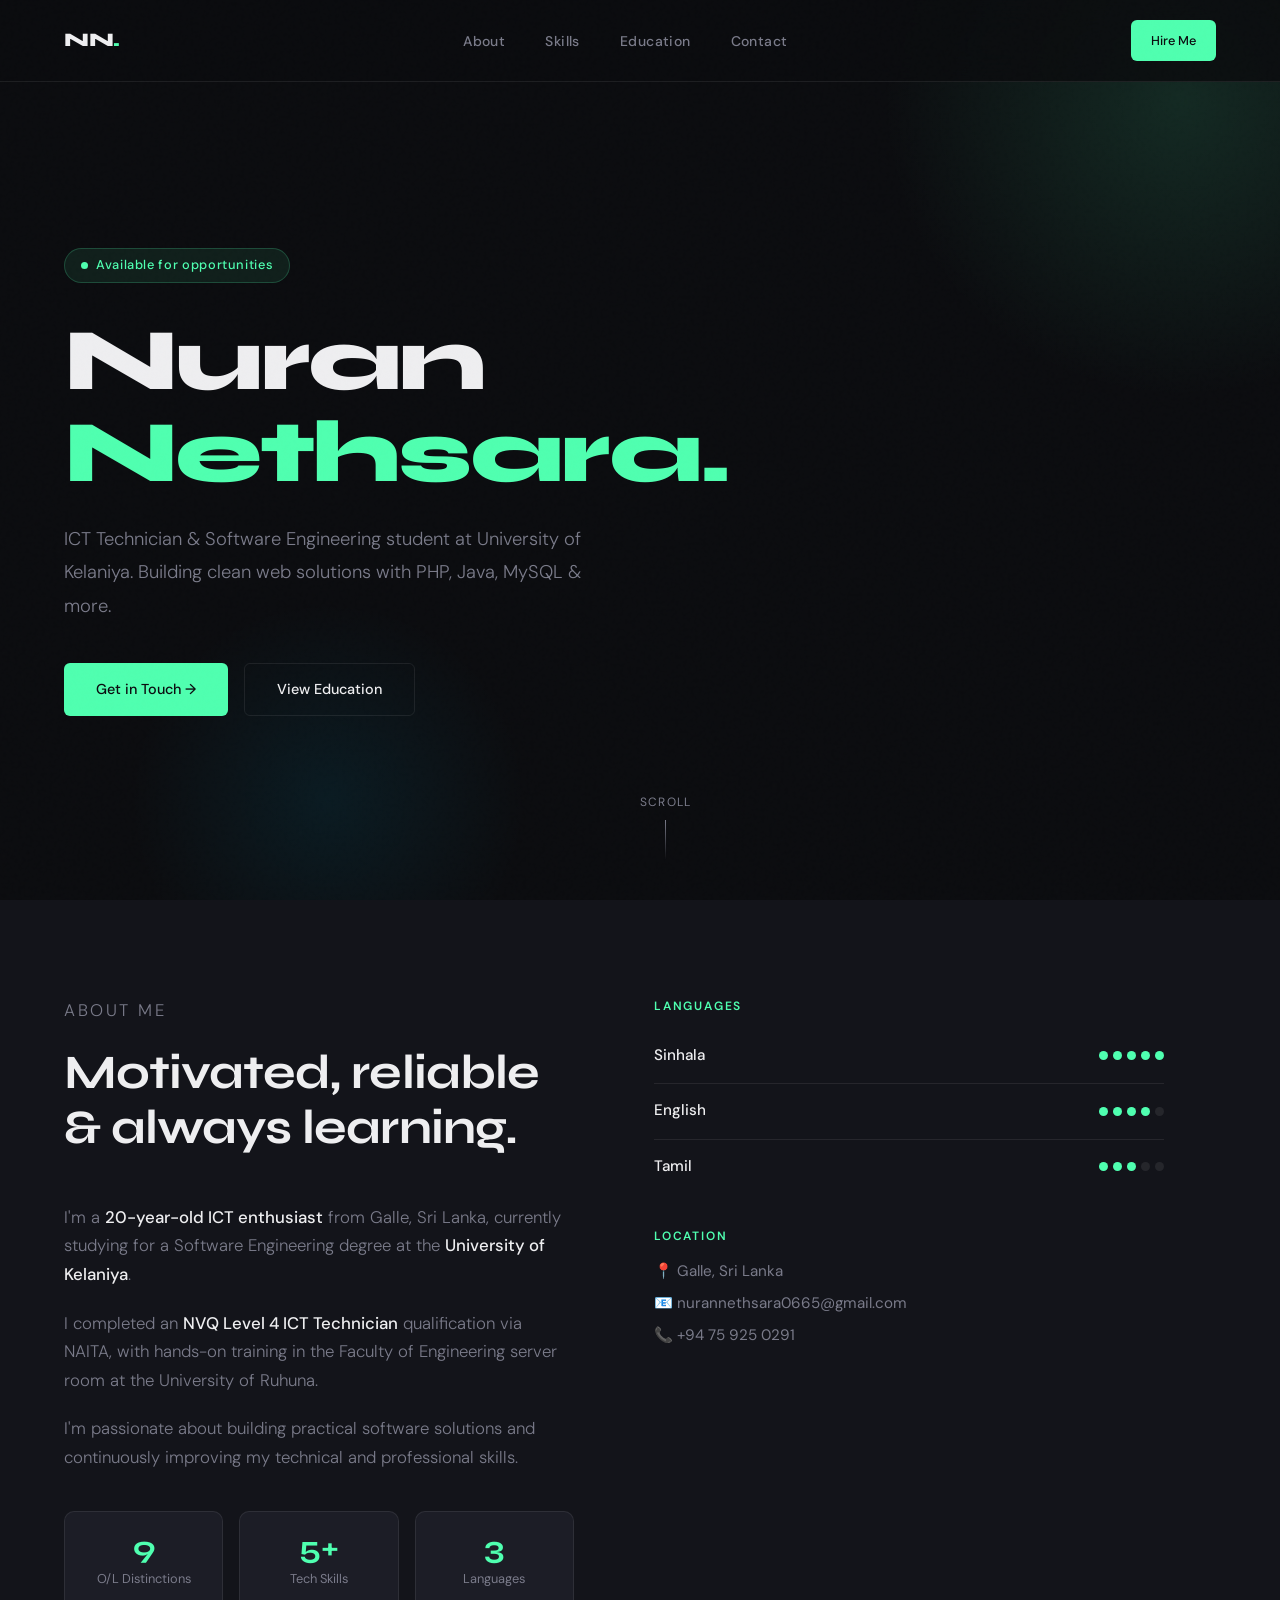
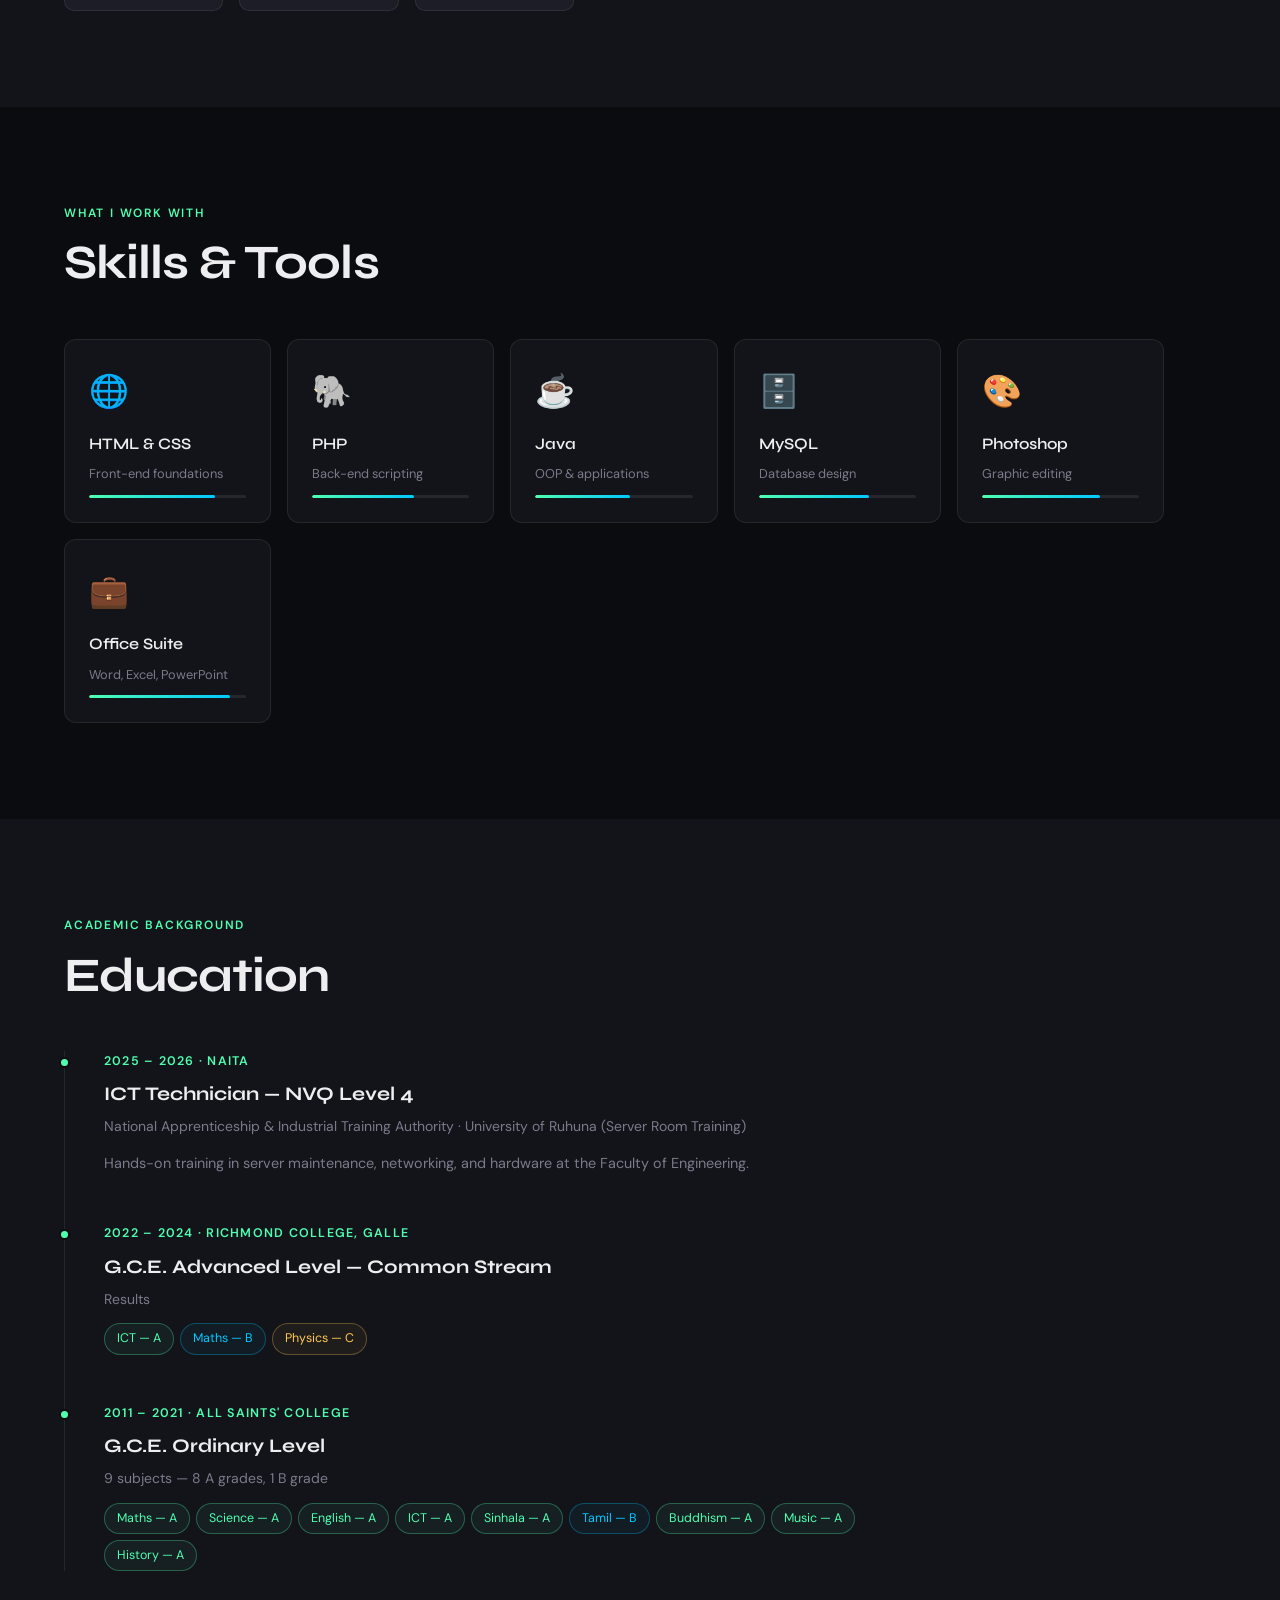
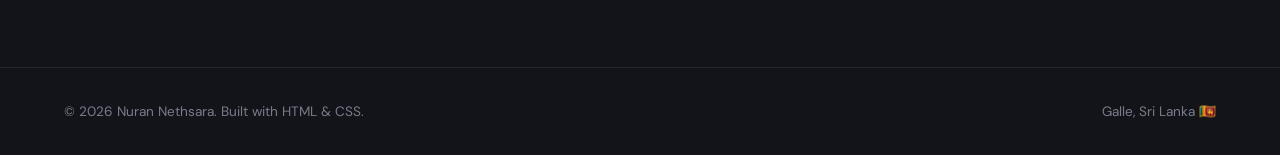
<file: index.html>
<!DOCTYPE html>
<html lang="en">
<head>
<meta charset="UTF-8">
<meta name="viewport" content="width=device-width, initial-scale=1.0">
<title>Nuran Nethsara — ICT Technician & Developer</title>
<link rel="apple-touch-icon" sizes="180x180" href="/apple-touch-icon.png">
<link rel="icon" type="image/png" sizes="32x32" href="/favicon-32x32.png">
<link rel="icon" type="image/png" sizes="16x16" href="/favicon-16x16.png">
<link rel="manifest" href="/site.webmanifest">
<link href="https://fonts.googleapis.com/css2?family=Syne:wght@400;500;600;700;800&family=DM+Sans:ital,wght@0,300;0,400;0,500;1,300&display=swap" rel="stylesheet">
<link href="Style.css" rel="stylesheet">
<script src="script.js"></script>
</head>
<body>

<!-- ── NAV ── -->
<nav>
  <a href="#hero" class="nav-logo">NN<span>.</span></a>
  <ul class="nav-links">
    <li><a href="about.html">About</a></li>
    <li><a href="https://github.com/nurannethsara/nurannethsara.github.io/blob/f332713acf069020cc427715a535e6f636469f1b/skills.html">Skills</a></li>
    <li><a href="https://github.com/nurannethsara/nurannethsara.github.io/blob/f332713acf069020cc427715a535e6f636469f1b/education.html">Education</a></li>
    <li><a href="contacts.html">Contact</a></li>
  </ul>
  <a href="mailto:nurannethsara0665@gmail.com" class="btn-primary" style="font-size:0.8rem; padding:0.6rem 1.25rem;">Hire Me</a>
</nav>

<!-- ── HERO ── -->
<section id="hero">
  <div class="hero-glow"></div>
  <div class="hero-glow2"></div>
  <div class="hero-content">
    <div class="hero-badge">Available for opportunities</div>
    <h1>
      Nuran<br>
      <span class="line2">Nethsara.</span>
    </h1>
    <p class="hero-desc">
      ICT Technician &amp; Software Engineering student at University of Kelaniya. 
      Building clean web solutions with PHP, Java, MySQL &amp; more.
    </p>
    <div class="hero-cta">
      <a href="#contact" class="btn-primary">Get in Touch →</a>
      <a href="#education" class="btn-outline">View Education</a>
    </div>
  </div>
  <div class="hero-scroll">
    <span>Scroll</span>
    <div class="scroll-line"></div>
  </div>
</section>

<!-- ── ABOUT ── -->
<section id="about">
  <div class="about-grid">
    <div class="about-text">
      <p class="section-label">About Me</p>
      <h2 class="section-title">Motivated, reliable &amp; always learning.</h2>
      <p>I'm a <strong>20-year-old ICT enthusiast</strong> from Galle, Sri Lanka, currently studying for a Software Engineering degree at the <strong>University of Kelaniya</strong>.</p>
      <p>I completed an <strong>NVQ Level 4 ICT Technician</strong> qualification via NAITA, with hands-on training in the Faculty of Engineering server room at the University of Ruhuna.</p>
      <p>I'm passionate about building practical software solutions and continuously improving my technical and professional skills.</p>
      <div class="stat-row">
        <div class="stat-box">
          <div class="stat-num">9</div>
          <div class="stat-label">O/L Distinctions</div>
        </div>
        <div class="stat-box">
          <div class="stat-num">5+</div>
          <div class="stat-label">Tech Skills</div>
        </div>
        <div class="stat-box">
          <div class="stat-num">3</div>
          <div class="stat-label">Languages</div>
        </div>
      </div>
    </div>
    <div>
      <p class="section-label">Languages</p>
      <div class="lang-block">
        <div class="lang-item">
          <span class="lang-name">Sinhala</span>
          <div class="lang-dots">
            <div class="dot filled"></div><div class="dot filled"></div><div class="dot filled"></div><div class="dot filled"></div><div class="dot filled"></div>
          </div>
        </div>
        <div class="lang-item">
          <span class="lang-name">English</span>
          <div class="lang-dots">
            <div class="dot filled"></div><div class="dot filled"></div><div class="dot filled"></div><div class="dot filled"></div><div class="dot"></div>
          </div>
        </div>
        <div class="lang-item">
          <span class="lang-name">Tamil</span>
          <div class="lang-dots">
            <div class="dot filled"></div><div class="dot filled"></div><div class="dot filled"></div><div class="dot"></div><div class="dot"></div>
          </div>
        </div>
      </div>
      <div style="margin-top:2rem;">
        <p class="section-label">Location</p>
        <p style="color:var(--muted); font-size:0.95rem; margin-top:0.5rem;">📍 Galle, Sri Lanka</p>
        <p style="color:var(--muted); font-size:0.95rem; margin-top:0.4rem;">📧 nurannethsara0665@gmail.com</p>
        <p style="color:var(--muted); font-size:0.95rem; margin-top:0.4rem;">📞 +94 75 925 0291</p>
      </div>
    </div>
  </div>
</section>

<!-- ── SKILLS ── -->
<section id="skills">
  <p class="section-label">What I Work With</p>
  <h2 class="section-title">Skills &amp; Tools</h2>
  <div class="skills-grid">
    <div class="skill-card">
      <span class="skill-icon">🌐</span>
      <div class="skill-name">HTML &amp; CSS</div>
      <div class="skill-level">Front-end foundations</div>
      <div class="skill-bar"><div class="skill-fill" style="width:80%"></div></div>
    </div>
    <div class="skill-card">
      <span class="skill-icon">🐘</span>
      <div class="skill-name">PHP</div>
      <div class="skill-level">Back-end scripting</div>
      <div class="skill-bar"><div class="skill-fill" style="width:65%"></div></div>
    </div>
    <div class="skill-card">
      <span class="skill-icon">☕</span>
      <div class="skill-name">Java</div>
      <div class="skill-level">OOP &amp; applications</div>
      <div class="skill-bar"><div class="skill-fill" style="width:60%"></div></div>
    </div>
    <div class="skill-card">
      <span class="skill-icon">🗄️</span>
      <div class="skill-name">MySQL</div>
      <div class="skill-level">Database design</div>
      <div class="skill-bar"><div class="skill-fill" style="width:70%"></div></div>
    </div>
    <div class="skill-card">
      <span class="skill-icon">🎨</span>
      <div class="skill-name">Photoshop</div>
      <div class="skill-level">Graphic editing</div>
      <div class="skill-bar"><div class="skill-fill" style="width:75%"></div></div>
    </div>
    <div class="skill-card">
      <span class="skill-icon">💼</span>
      <div class="skill-name">Office Suite</div>
      <div class="skill-level">Word, Excel, PowerPoint</div>
      <div class="skill-bar"><div class="skill-fill" style="width:90%"></div></div>
    </div>
  </div>
</section>

<!-- ── EDUCATION ── -->
<section id="education">
  <p class="section-label">Academic Background</p>
  <h2 class="section-title">Education</h2>
  <div class="timeline">
    <div class="tl-item">
      <div class="tl-dot"></div>
      <div class="tl-year">2025 – 2026 · NAITA</div>
      <div class="tl-title">ICT Technician — NVQ Level 4</div>
      <div class="tl-school">National Apprenticeship &amp; Industrial Training Authority · University of Ruhuna (Server Room Training)</div>
      <p style="color:var(--muted); font-size:0.9rem;">Hands-on training in server maintenance, networking, and hardware at the Faculty of Engineering.</p>
    </div>
    <div class="tl-item">
      <div class="tl-dot"></div>
      <div class="tl-year">2022 – 2024 · Richmond College, Galle</div>
      <div class="tl-title">G.C.E. Advanced Level — Common Stream</div>
      <div class="tl-school">Results</div>
      <div class="grade-pills">
        <span class="pill a">ICT — A</span>
        <span class="pill b">Maths — B</span>
        <span class="pill c">Physics — C</span>
      </div>
    </div>
    <div class="tl-item">
      <div class="tl-dot"></div>
      <div class="tl-year">2011 – 2021 · All Saints' College</div>
      <div class="tl-title">G.C.E. Ordinary Level</div>
      <div class="tl-school">9 subjects — 8 A grades, 1 B grade</div>
      <div class="grade-pills">
        <span class="pill a">Maths — A</span>
        <span class="pill a">Science — A</span>
        <span class="pill a">English — A</span>
        <span class="pill a">ICT — A</span>
        <span class="pill a">Sinhala — A</span>
        <span class="pill b">Tamil — B</span>
        <span class="pill a">Buddhism — A</span>
        <span class="pill a">Music — A</span>
        <span class="pill a">History — A</span>
      </div>
    </div>
  </div>
</section>


<!-- ── FOOTER ── -->
<footer>
  <span>© 2026 Nuran Nethsara. Built with HTML &amp; CSS.</span>
  <span>Galle, Sri Lanka 🇱🇰</span>
</footer>
</body>
</html>
</file>
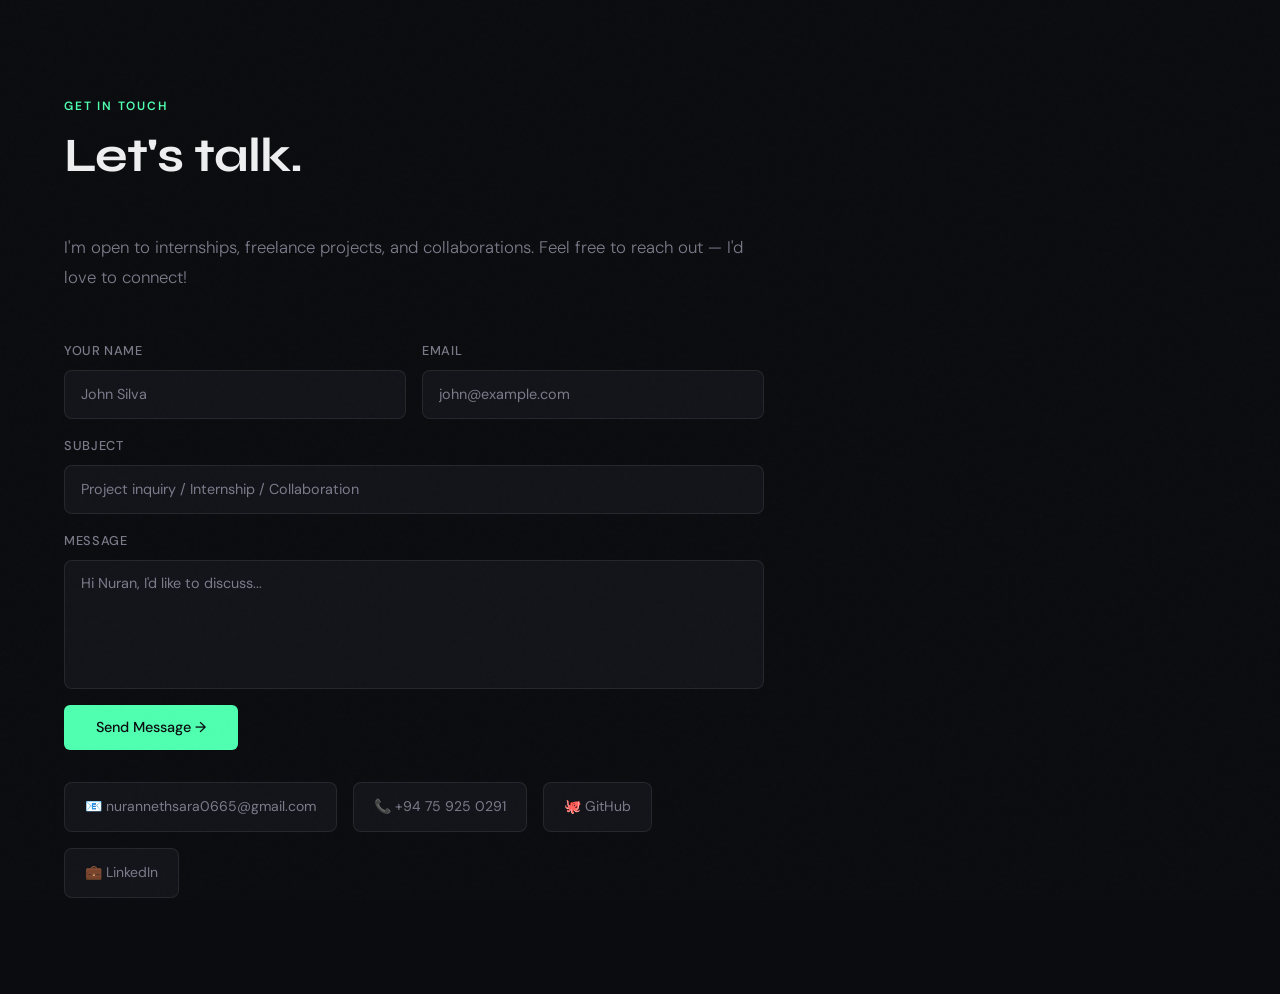
<file: contacts.html>
<!DOCTYPE html>
<html lang="en">
<head>
<meta charset="UTF-8">
<meta name="viewport" content="width=device-width, initial-scale=1.0">
<title>Contacts</title>
<link href="https://fonts.googleapis.com/css2?family=Syne:wght@400;500;600;700;800&family=DM+Sans:ital,wght@0,300;0,400;0,500;1,300&display=swap" rel="stylesheet">
<link href="Style.css" rel="stylesheet">
<script src="script.js"></script>
</head>
<body>
<!-- ── CONTACT ── -->
<section id="contact">
  <p class="section-label">Get In Touch</p>
  <h2 class="section-title">Let's talk.</h2>
  <div class="contact-wrap">
    <p class="contact-desc">
      I'm open to internships, freelance projects, and collaborations. 
      Feel free to reach out — I'd love to connect!
    </p>
    <form class="contact-form" onsubmit="handleSubmit(event)">
      <div class="form-row">
        <div class="form-group">
          <label>Your Name</label>
          <input type="text" placeholder="John Silva" required />
        </div>
        <div class="form-group">
          <label>Email</label>
          <input type="email" placeholder="john@example.com" required />
        </div>
      </div>
      <div class="form-group">
        <label>Subject</label>
        <input type="text" placeholder="Project inquiry / Internship / Collaboration" />
      </div>
      <div class="form-group">
        <label>Message</label>
        <textarea rows="5" placeholder="Hi Nuran, I'd like to discuss..."></textarea>
      </div>
      <div>
        <button type="submit" class="btn-primary">Send Message →</button>
      </div>
      <p id="form-msg" style="font-size:0.875rem; color:var(--accent); display:none; margin-top:0.5rem;">✓ Message sent! (Connect a form service like Formspree to make this live.)</p>
    </form>
    <div class="contact-links">
      <a href="mailto:nurannethsara0665@gmail.com" class="contact-link">📧 nurannethsara0665@gmail.com</a>
      <a href="tel:+94759250291" class="contact-link">📞 +94 75 925 0291</a>
      <a href="https://github.com" target="_blank" class="contact-link">🐙 GitHub</a>
      <a href="https://linkedin.com" target="_blank" class="contact-link">💼 LinkedIn</a>
    </div>
  </div>
</section>
</body>
</html>
</file>
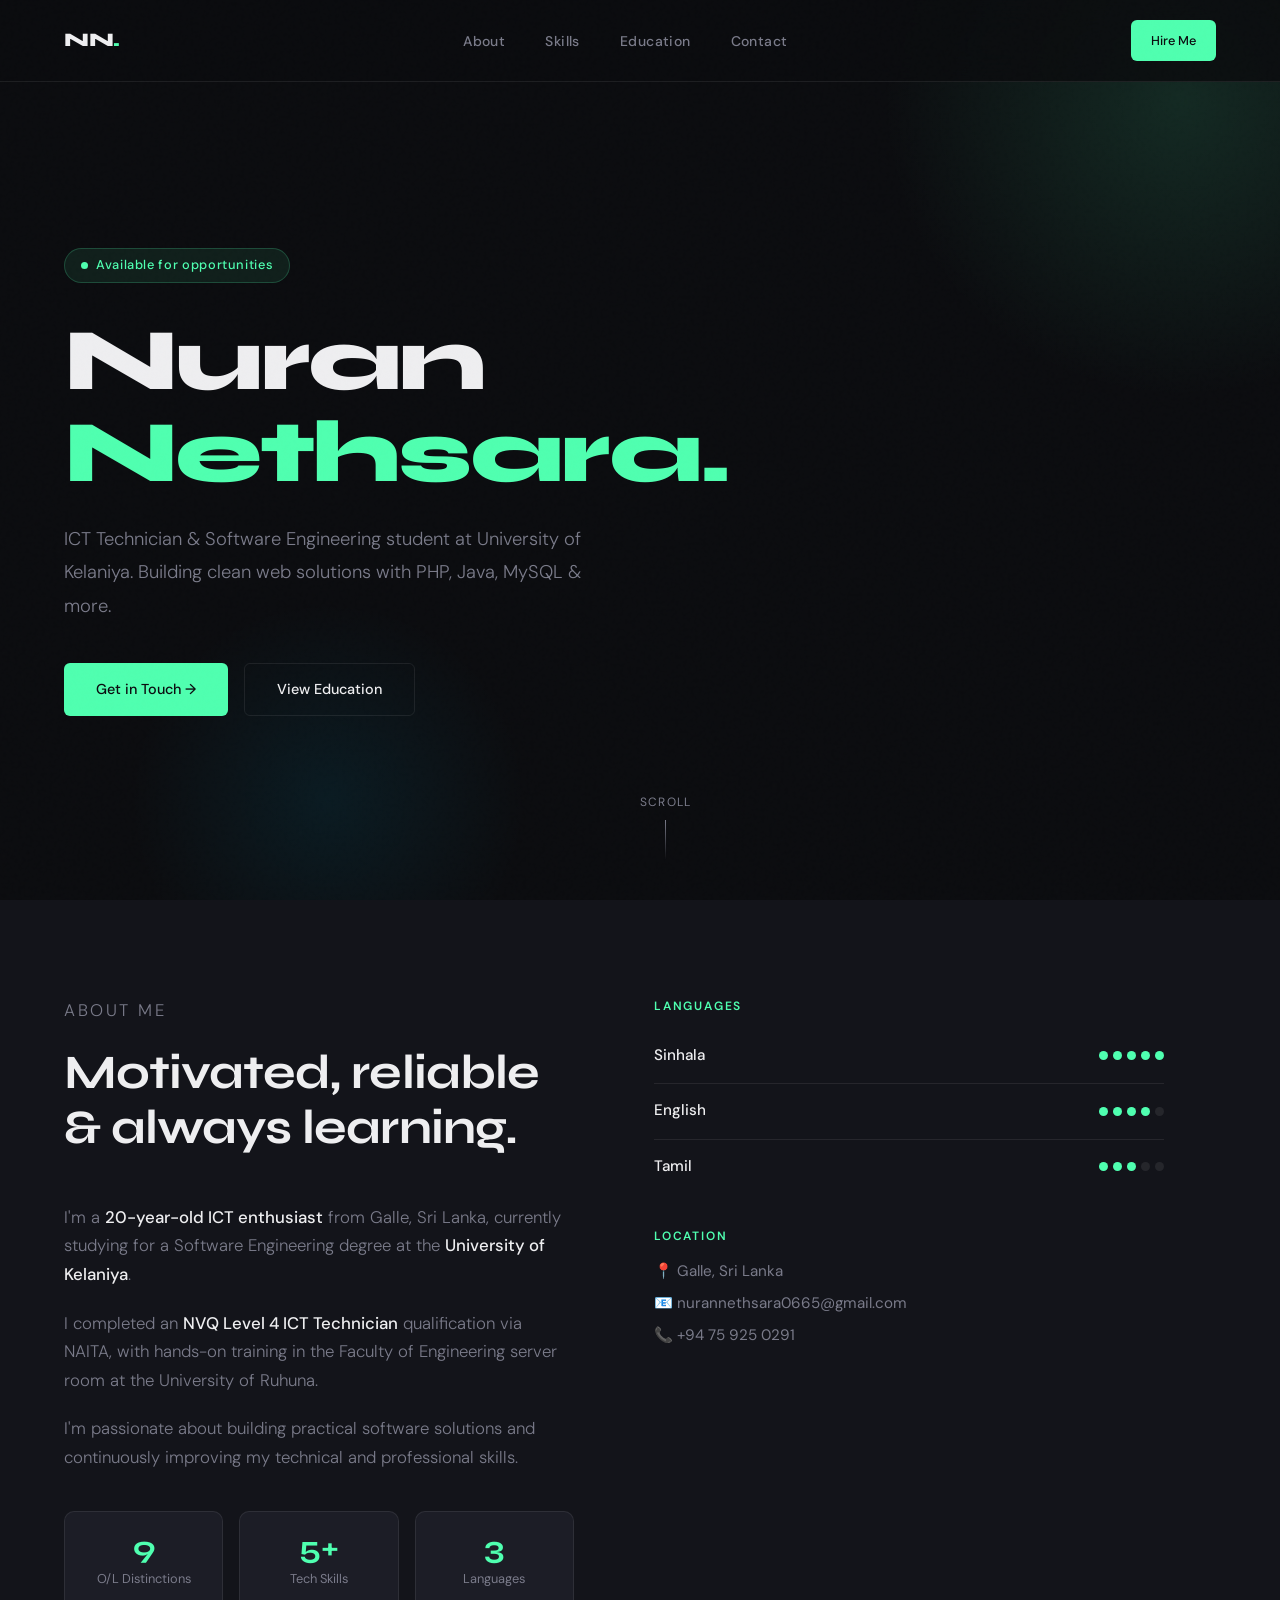
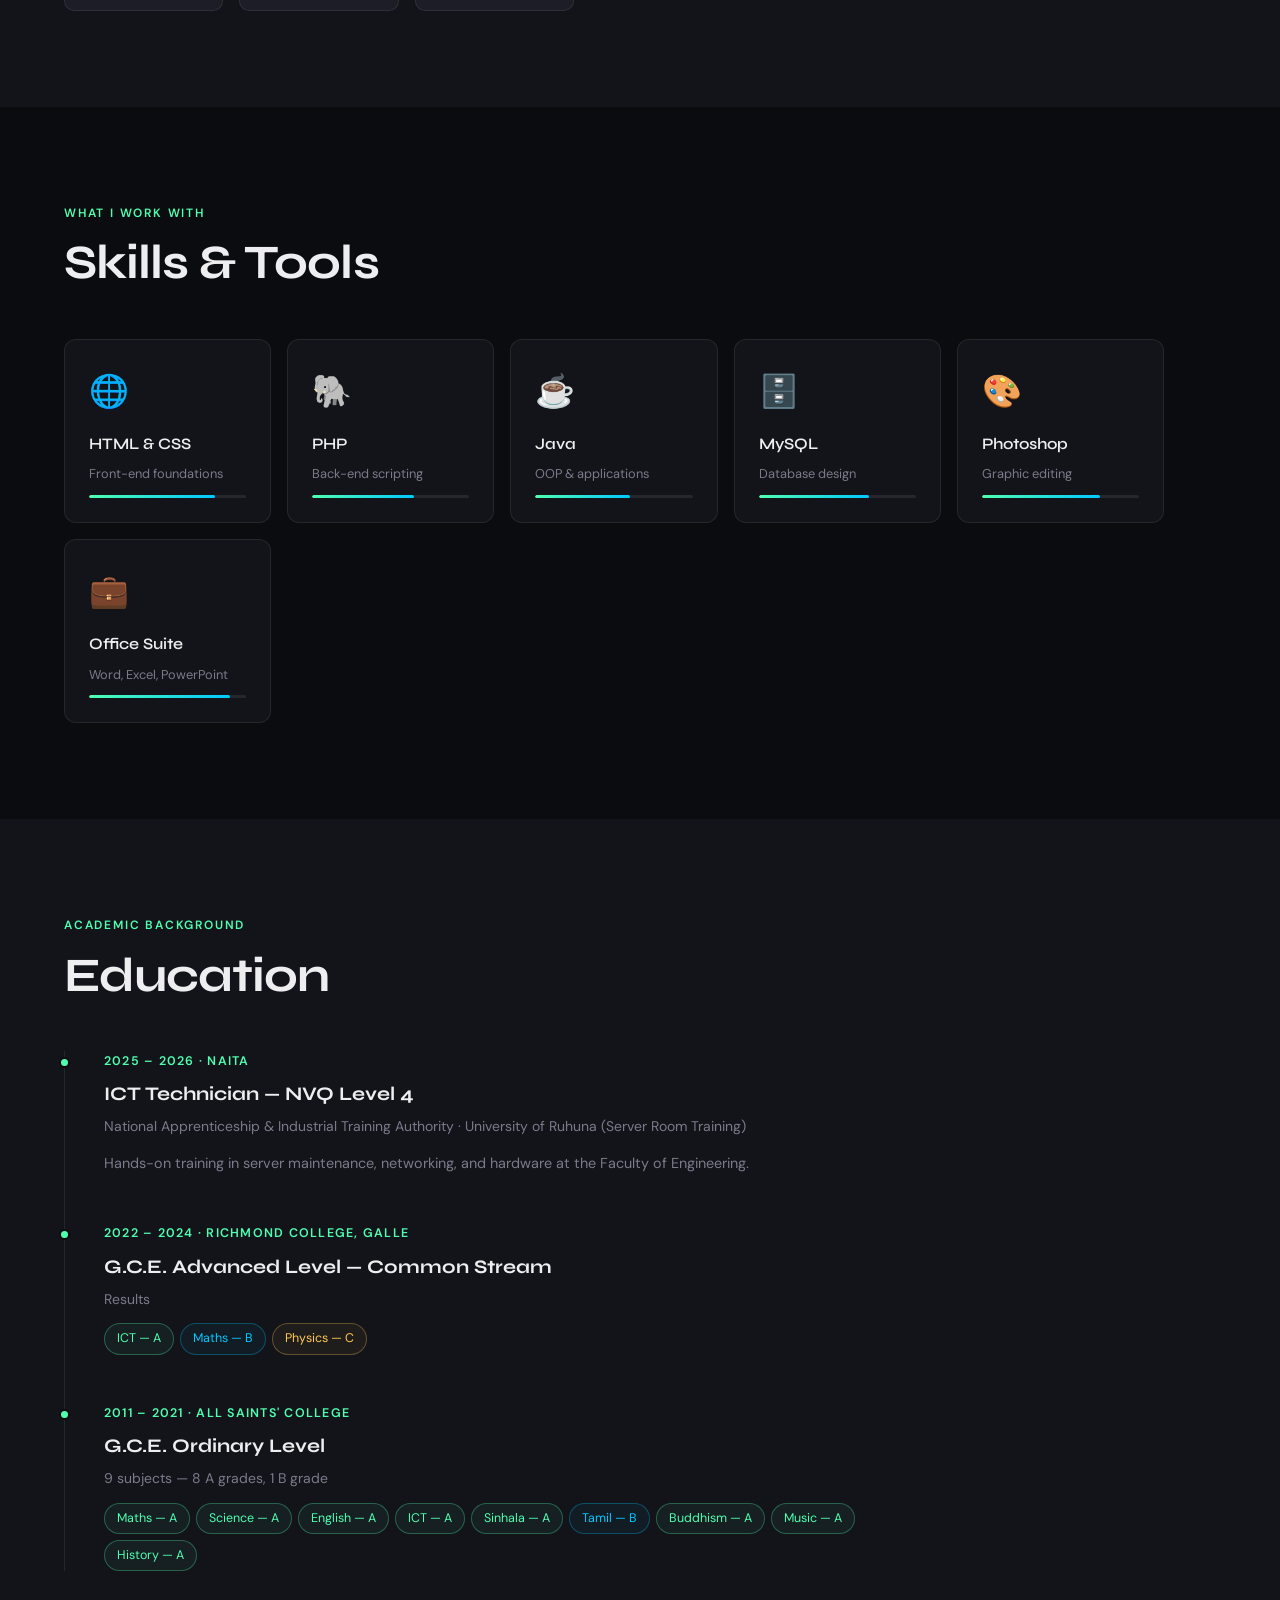
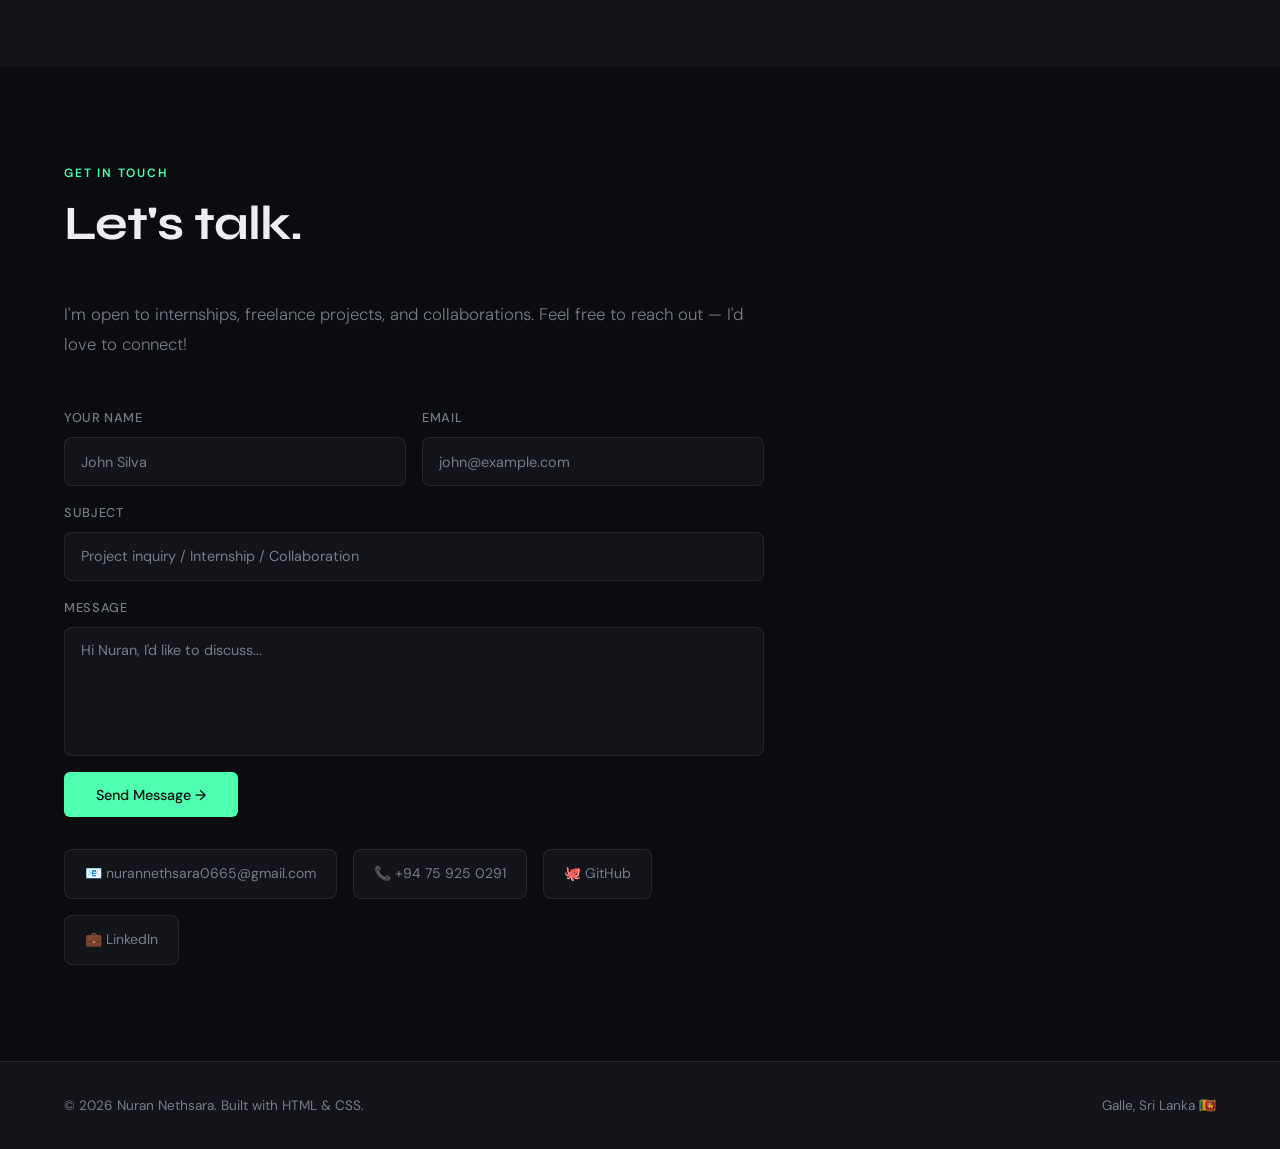
<file: portfolio.html>
<!DOCTYPE html>
<html lang="en">
<head>
<meta charset="UTF-8">
<meta name="viewport" content="width=device-width, initial-scale=1.0">
<title>Nuran Nethsara — ICT Technician & Developer</title>
<link href="https://fonts.googleapis.com/css2?family=Syne:wght@400;500;600;700;800&family=DM+Sans:ital,wght@0,300;0,400;0,500;1,300&display=swap" rel="stylesheet">
<style>
  *, *::before, *::after { box-sizing: border-box; margin: 0; padding: 0; }

  :root {
    --bg: #0b0c0f;
    --surface: #13141a;
    --surface2: #1c1d26;
    --border: rgba(255,255,255,0.08);
    --accent: #4fffb0;
    --accent2: #00c8ff;
    --text: #eeeef0;
    --muted: #7a7b8a;
    --font-display: 'Syne', sans-serif;
    --font-body: 'DM Sans', sans-serif;
  }

  html { scroll-behavior: smooth; }

  body {
    background: var(--bg);
    color: var(--text);
    font-family: var(--font-body);
    font-size: 16px;
    line-height: 1.7;
    overflow-x: hidden;
  }

  /* ── NOISE TEXTURE OVERLAY ── */
  body::before {
    content: '';
    position: fixed;
    inset: 0;
    background-image: url("data:image/svg+xml,%3Csvg viewBox='0 0 256 256' xmlns='http://www.w3.org/2000/svg'%3E%3Cfilter id='noise'%3E%3CfeTurbulence type='fractalNoise' baseFrequency='0.9' numOctaves='4' stitchTiles='stitch'/%3E%3C/filter%3E%3Crect width='100%25' height='100%25' filter='url(%23noise)' opacity='0.04'/%3E%3C/svg%3E");
    pointer-events: none;
    z-index: 9999;
    opacity: 0.4;
  }

  /* ── NAV ── */
  nav {
    position: fixed;
    top: 0; left: 0; right: 0;
    z-index: 100;
    display: flex;
    align-items: center;
    justify-content: space-between;
    padding: 1.25rem 4rem;
    background: rgba(11,12,15,0.85);
    backdrop-filter: blur(16px);
    border-bottom: 1px solid var(--border);
  }

  .nav-logo {
    font-family: var(--font-display);
    font-weight: 800;
    font-size: 1.2rem;
    letter-spacing: -0.02em;
    color: var(--text);
    text-decoration: none;
  }

  .nav-logo span { color: var(--accent); }

  .nav-links { display: flex; gap: 2.5rem; list-style: none; }
  .nav-links a {
    font-size: 0.875rem;
    font-weight: 500;
    color: var(--muted);
    text-decoration: none;
    letter-spacing: 0.03em;
    transition: color 0.2s;
  }
  .nav-links a:hover { color: var(--accent); }

  /* ── HERO ── */
  #hero {
    min-height: 100vh;
    display: flex;
    align-items: center;
    padding: 8rem 4rem 4rem;
    position: relative;
    overflow: hidden;
  }

  .hero-glow {
    position: absolute;
    top: -200px; right: -200px;
    width: 600px; height: 600px;
    background: radial-gradient(circle, rgba(79,255,176,0.12) 0%, transparent 70%);
    pointer-events: none;
  }

  .hero-glow2 {
    position: absolute;
    bottom: -100px; left: 10%;
    width: 400px; height: 400px;
    background: radial-gradient(circle, rgba(0,200,255,0.08) 0%, transparent 70%);
    pointer-events: none;
  }

  .hero-content { max-width: 800px; position: relative; z-index: 1; }

  .hero-badge {
    display: inline-flex;
    align-items: center;
    gap: 8px;
    background: rgba(79,255,176,0.08);
    border: 1px solid rgba(79,255,176,0.2);
    border-radius: 100px;
    padding: 0.35rem 1rem;
    font-size: 0.8rem;
    font-weight: 500;
    color: var(--accent);
    letter-spacing: 0.05em;
    margin-bottom: 2rem;
    animation: fadeUp 0.6s ease both;
  }

  .hero-badge::before {
    content: '';
    width: 7px; height: 7px;
    border-radius: 50%;
    background: var(--accent);
    animation: pulse 2s infinite;
  }

  @keyframes pulse {
    0%, 100% { opacity: 1; transform: scale(1); }
    50% { opacity: 0.5; transform: scale(0.8); }
  }

  h1 {
    font-family: var(--font-display);
    font-size: clamp(3rem, 7vw, 5.5rem);
    font-weight: 800;
    line-height: 1.05;
    letter-spacing: -0.03em;
    margin-bottom: 1.5rem;
    animation: fadeUp 0.6s 0.1s ease both;
  }

  h1 .line2 { color: var(--accent); }

  .hero-desc {
    font-size: 1.15rem;
    color: var(--muted);
    max-width: 520px;
    line-height: 1.8;
    margin-bottom: 2.5rem;
    font-weight: 300;
    animation: fadeUp 0.6s 0.2s ease both;
  }

  .hero-cta {
    display: flex;
    gap: 1rem;
    flex-wrap: wrap;
    animation: fadeUp 0.6s 0.3s ease both;
  }

  .btn-primary {
    display: inline-flex;
    align-items: center;
    gap: 8px;
    background: var(--accent);
    color: #0b0c0f;
    font-family: var(--font-body);
    font-weight: 500;
    font-size: 0.9rem;
    padding: 0.85rem 2rem;
    border-radius: 6px;
    text-decoration: none;
    transition: all 0.2s;
    border: none;
    cursor: pointer;
  }
  .btn-primary:hover { background: #6fffbf; transform: translateY(-2px); }

  .btn-outline {
    display: inline-flex;
    align-items: center;
    gap: 8px;
    background: transparent;
    color: var(--text);
    font-family: var(--font-body);
    font-weight: 500;
    font-size: 0.9rem;
    padding: 0.85rem 2rem;
    border-radius: 6px;
    text-decoration: none;
    border: 1px solid var(--border);
    transition: all 0.2s;
    cursor: pointer;
  }
  .btn-outline:hover { border-color: rgba(255,255,255,0.3); transform: translateY(-2px); }

  .hero-scroll {
    position: absolute;
    bottom: 2.5rem;
    left: 50%;
    transform: translateX(-50%);
    display: flex;
    flex-direction: column;
    align-items: center;
    gap: 8px;
    color: var(--muted);
    font-size: 0.75rem;
    letter-spacing: 0.1em;
    text-transform: uppercase;
    animation: fadeUp 0.6s 0.6s ease both;
  }

  .scroll-line {
    width: 1px;
    height: 40px;
    background: linear-gradient(to bottom, var(--muted), transparent);
    animation: scrollAnim 2s ease-in-out infinite;
  }

  @keyframes scrollAnim {
    0%, 100% { opacity: 1; transform: scaleY(1); }
    50% { opacity: 0.3; transform: scaleY(0.5); }
  }

  /* ── SECTIONS ── */
  section { padding: 6rem 4rem; }

  .section-label {
    font-size: 0.75rem;
    font-weight: 600;
    letter-spacing: 0.15em;
    text-transform: uppercase;
    color: var(--accent);
    margin-bottom: 0.75rem;
  }

  .section-title {
    font-family: var(--font-display);
    font-size: clamp(2rem, 4vw, 3rem);
    font-weight: 700;
    letter-spacing: -0.02em;
    line-height: 1.15;
    margin-bottom: 3rem;
    color: var(--text);
  }

  /* ── ABOUT ── */
  #about { background: var(--surface); }

  .about-grid {
    display: grid;
    grid-template-columns: 1fr 1fr;
    gap: 5rem;
    align-items: start;
    max-width: 1100px;
  }

  .about-text p {
    color: var(--muted);
    font-weight: 300;
    font-size: 1.05rem;
    margin-bottom: 1.25rem;
  }

  .about-text p strong { color: var(--text); font-weight: 500; }

  .stat-row {
    display: grid;
    grid-template-columns: repeat(3, 1fr);
    gap: 1rem;
    margin-top: 2.5rem;
  }

  .stat-box {
    background: var(--surface2);
    border: 1px solid var(--border);
    border-radius: 10px;
    padding: 1.25rem;
    text-align: center;
  }

  .stat-num {
    font-family: var(--font-display);
    font-size: 2rem;
    font-weight: 700;
    color: var(--accent);
    line-height: 1;
    margin-bottom: 4px;
  }

  .stat-label { font-size: 0.8rem; color: var(--muted); }

  .lang-block { margin-top: 0.5rem; }

  .lang-item {
    display: flex;
    align-items: center;
    justify-content: space-between;
    padding: 0.9rem 0;
    border-bottom: 1px solid var(--border);
  }
  .lang-item:last-child { border-bottom: none; }

  .lang-name { font-weight: 500; font-size: 0.95rem; }

  .lang-dots { display: flex; gap: 5px; }

  .dot {
    width: 9px; height: 9px;
    border-radius: 50%;
    background: var(--border);
  }
  .dot.filled { background: var(--accent); }

  /* ── SKILLS ── */
  #skills { background: var(--bg); }

  .skills-grid {
    display: grid;
    grid-template-columns: repeat(auto-fit, minmax(180px, 1fr));
    gap: 1rem;
    max-width: 1100px;
  }

  .skill-card {
    background: var(--surface);
    border: 1px solid var(--border);
    border-radius: 12px;
    padding: 1.5rem;
    transition: all 0.3s;
    cursor: default;
    position: relative;
    overflow: hidden;
  }

  .skill-card::before {
    content: '';
    position: absolute;
    bottom: 0; left: 0; right: 0;
    height: 2px;
    background: linear-gradient(90deg, var(--accent), var(--accent2));
    transform: scaleX(0);
    transform-origin: left;
    transition: transform 0.3s;
  }

  .skill-card:hover { border-color: rgba(79,255,176,0.3); transform: translateY(-4px); }
  .skill-card:hover::before { transform: scaleX(1); }

  .skill-icon {
    font-size: 2rem;
    margin-bottom: 0.75rem;
    display: block;
  }

  .skill-name {
    font-family: var(--font-display);
    font-weight: 600;
    font-size: 1rem;
    margin-bottom: 6px;
  }

  .skill-level {
    font-size: 0.8rem;
    color: var(--muted);
  }

  .skill-bar {
    height: 3px;
    background: var(--border);
    border-radius: 2px;
    margin-top: 10px;
    overflow: hidden;
  }

  .skill-fill {
    height: 100%;
    border-radius: 2px;
    background: linear-gradient(90deg, var(--accent), var(--accent2));
    transition: width 1s ease;
  }

  /* ── EDUCATION ── */
  #education { background: var(--surface); }

  .timeline { max-width: 800px; position: relative; }

  .timeline::before {
    content: '';
    position: absolute;
    left: 0;
    top: 0; bottom: 0;
    width: 1px;
    background: var(--border);
  }

  .tl-item {
    padding-left: 2.5rem;
    padding-bottom: 3rem;
    position: relative;
  }
  .tl-item:last-child { padding-bottom: 0; }

  .tl-dot {
    position: absolute;
    left: -5px;
    top: 6px;
    width: 11px; height: 11px;
    border-radius: 50%;
    background: var(--accent);
    border: 2px solid var(--bg);
  }

  .tl-year {
    font-size: 0.78rem;
    font-weight: 600;
    letter-spacing: 0.1em;
    color: var(--accent);
    text-transform: uppercase;
    margin-bottom: 0.4rem;
  }

  .tl-title {
    font-family: var(--font-display);
    font-size: 1.2rem;
    font-weight: 700;
    margin-bottom: 0.25rem;
    color: var(--text);
  }

  .tl-school {
    font-size: 0.875rem;
    color: var(--muted);
    margin-bottom: 0.75rem;
  }

  .grade-pills { display: flex; flex-wrap: wrap; gap: 6px; margin-top: 0.75rem; }

  .pill {
    font-size: 0.78rem;
    padding: 0.25rem 0.75rem;
    border-radius: 100px;
    background: var(--surface2);
    border: 1px solid var(--border);
    color: var(--muted);
  }

  .pill.a { border-color: rgba(79,255,176,0.3); color: var(--accent); background: rgba(79,255,176,0.05); }
  .pill.b { border-color: rgba(0,200,255,0.3); color: var(--accent2); background: rgba(0,200,255,0.05); }
  .pill.c { border-color: rgba(255,200,80,0.3); color: #ffc850; background: rgba(255,200,80,0.05); }

  /* ── CONTACT ── */
  #contact { background: var(--bg); }

  .contact-wrap {
    max-width: 700px;
  }

  .contact-desc {
    color: var(--muted);
    font-size: 1.05rem;
    font-weight: 300;
    margin-bottom: 3rem;
    line-height: 1.8;
  }

  .contact-form { display: flex; flex-direction: column; gap: 1rem; }

  .form-row { display: grid; grid-template-columns: 1fr 1fr; gap: 1rem; }

  .form-group { display: flex; flex-direction: column; gap: 0.5rem; }

  .form-group label { font-size: 0.8rem; font-weight: 500; color: var(--muted); letter-spacing: 0.05em; text-transform: uppercase; }

  .form-group input,
  .form-group textarea {
    background: var(--surface);
    border: 1px solid var(--border);
    border-radius: 8px;
    padding: 0.85rem 1rem;
    color: var(--text);
    font-family: var(--font-body);
    font-size: 0.95rem;
    outline: none;
    transition: border-color 0.2s;
    resize: none;
  }

  .form-group input:focus,
  .form-group textarea:focus { border-color: rgba(79,255,176,0.4); }

  .form-group input::placeholder,
  .form-group textarea::placeholder { color: var(--muted); font-size: 0.9rem; }

  .contact-links {
    display: flex;
    gap: 1rem;
    margin-top: 2rem;
    flex-wrap: wrap;
  }

  .contact-link {
    display: inline-flex;
    align-items: center;
    gap: 8px;
    background: var(--surface);
    border: 1px solid var(--border);
    border-radius: 8px;
    padding: 0.75rem 1.25rem;
    text-decoration: none;
    color: var(--muted);
    font-size: 0.875rem;
    transition: all 0.2s;
  }
  .contact-link:hover { color: var(--accent); border-color: rgba(79,255,176,0.3); }

  /* ── FOOTER ── */
  footer {
    padding: 2rem 4rem;
    border-top: 1px solid var(--border);
    display: flex;
    align-items: center;
    justify-content: space-between;
    color: var(--muted);
    font-size: 0.85rem;
    background: var(--surface);
  }

  footer a { color: var(--accent); text-decoration: none; }

  @keyframes fadeUp {
    from { opacity: 0; transform: translateY(24px); }
    to { opacity: 1; transform: translateY(0); }
  }

  /* ── MOBILE ── */
  @media (max-width: 768px) {
    nav { padding: 1rem 1.5rem; }
    .nav-links { display: none; }
    #hero, section { padding-left: 1.5rem; padding-right: 1.5rem; }
    .about-grid { grid-template-columns: 1fr; gap: 2.5rem; }
    .form-row { grid-template-columns: 1fr; }
    footer { flex-direction: column; gap: 0.5rem; text-align: center; }
    .stat-row { grid-template-columns: repeat(3,1fr); }
  }
</style>
</head>
<body>

<!-- ── NAV ── -->
<nav>
  <a href="#hero" class="nav-logo">NN<span>.</span></a>
  <ul class="nav-links">
    <li><a href="#about">About</a></li>
    <li><a href="#skills">Skills</a></li>
    <li><a href="#education">Education</a></li>
    <li><a href="#contact">Contact</a></li>
  </ul>
  <a href="mailto:nurannethsara0665@gmail.com" class="btn-primary" style="font-size:0.8rem; padding:0.6rem 1.25rem;">Hire Me</a>
</nav>

<!-- ── HERO ── -->
<section id="hero">
  <div class="hero-glow"></div>
  <div class="hero-glow2"></div>
  <div class="hero-content">
    <div class="hero-badge">Available for opportunities</div>
    <h1>
      Nuran<br>
      <span class="line2">Nethsara.</span>
    </h1>
    <p class="hero-desc">
      ICT Technician &amp; Software Engineering student at University of Kelaniya. 
      Building clean web solutions with PHP, Java, MySQL &amp; more.
    </p>
    <div class="hero-cta">
      <a href="#contact" class="btn-primary">Get in Touch →</a>
      <a href="#education" class="btn-outline">View Education</a>
    </div>
  </div>
  <div class="hero-scroll">
    <span>Scroll</span>
    <div class="scroll-line"></div>
  </div>
</section>

<!-- ── ABOUT ── -->
<section id="about">
  <div class="about-grid">
    <div class="about-text">
      <p class="section-label">About Me</p>
      <h2 class="section-title">Motivated, reliable &amp; always learning.</h2>
      <p>I'm a <strong>20-year-old ICT enthusiast</strong> from Galle, Sri Lanka, currently studying for a Software Engineering degree at the <strong>University of Kelaniya</strong>.</p>
      <p>I completed an <strong>NVQ Level 4 ICT Technician</strong> qualification via NAITA, with hands-on training in the Faculty of Engineering server room at the University of Ruhuna.</p>
      <p>I'm passionate about building practical software solutions and continuously improving my technical and professional skills.</p>
      <div class="stat-row">
        <div class="stat-box">
          <div class="stat-num">9</div>
          <div class="stat-label">O/L Distinctions</div>
        </div>
        <div class="stat-box">
          <div class="stat-num">5+</div>
          <div class="stat-label">Tech Skills</div>
        </div>
        <div class="stat-box">
          <div class="stat-num">3</div>
          <div class="stat-label">Languages</div>
        </div>
      </div>
    </div>
    <div>
      <p class="section-label">Languages</p>
      <div class="lang-block">
        <div class="lang-item">
          <span class="lang-name">Sinhala</span>
          <div class="lang-dots">
            <div class="dot filled"></div><div class="dot filled"></div><div class="dot filled"></div><div class="dot filled"></div><div class="dot filled"></div>
          </div>
        </div>
        <div class="lang-item">
          <span class="lang-name">English</span>
          <div class="lang-dots">
            <div class="dot filled"></div><div class="dot filled"></div><div class="dot filled"></div><div class="dot filled"></div><div class="dot"></div>
          </div>
        </div>
        <div class="lang-item">
          <span class="lang-name">Tamil</span>
          <div class="lang-dots">
            <div class="dot filled"></div><div class="dot filled"></div><div class="dot filled"></div><div class="dot"></div><div class="dot"></div>
          </div>
        </div>
      </div>
      <div style="margin-top:2rem;">
        <p class="section-label">Location</p>
        <p style="color:var(--muted); font-size:0.95rem; margin-top:0.5rem;">📍 Galle, Sri Lanka</p>
        <p style="color:var(--muted); font-size:0.95rem; margin-top:0.4rem;">📧 nurannethsara0665@gmail.com</p>
        <p style="color:var(--muted); font-size:0.95rem; margin-top:0.4rem;">📞 +94 75 925 0291</p>
      </div>
    </div>
  </div>
</section>

<!-- ── SKILLS ── -->
<section id="skills">
  <p class="section-label">What I Work With</p>
  <h2 class="section-title">Skills &amp; Tools</h2>
  <div class="skills-grid">
    <div class="skill-card">
      <span class="skill-icon">🌐</span>
      <div class="skill-name">HTML &amp; CSS</div>
      <div class="skill-level">Front-end foundations</div>
      <div class="skill-bar"><div class="skill-fill" style="width:80%"></div></div>
    </div>
    <div class="skill-card">
      <span class="skill-icon">🐘</span>
      <div class="skill-name">PHP</div>
      <div class="skill-level">Back-end scripting</div>
      <div class="skill-bar"><div class="skill-fill" style="width:65%"></div></div>
    </div>
    <div class="skill-card">
      <span class="skill-icon">☕</span>
      <div class="skill-name">Java</div>
      <div class="skill-level">OOP &amp; applications</div>
      <div class="skill-bar"><div class="skill-fill" style="width:60%"></div></div>
    </div>
    <div class="skill-card">
      <span class="skill-icon">🗄️</span>
      <div class="skill-name">MySQL</div>
      <div class="skill-level">Database design</div>
      <div class="skill-bar"><div class="skill-fill" style="width:70%"></div></div>
    </div>
    <div class="skill-card">
      <span class="skill-icon">🎨</span>
      <div class="skill-name">Photoshop</div>
      <div class="skill-level">Graphic editing</div>
      <div class="skill-bar"><div class="skill-fill" style="width:75%"></div></div>
    </div>
    <div class="skill-card">
      <span class="skill-icon">💼</span>
      <div class="skill-name">Office Suite</div>
      <div class="skill-level">Word, Excel, PowerPoint</div>
      <div class="skill-bar"><div class="skill-fill" style="width:90%"></div></div>
    </div>
  </div>
</section>

<!-- ── EDUCATION ── -->
<section id="education">
  <p class="section-label">Academic Background</p>
  <h2 class="section-title">Education</h2>
  <div class="timeline">
    <div class="tl-item">
      <div class="tl-dot"></div>
      <div class="tl-year">2025 – 2026 · NAITA</div>
      <div class="tl-title">ICT Technician — NVQ Level 4</div>
      <div class="tl-school">National Apprenticeship &amp; Industrial Training Authority · University of Ruhuna (Server Room Training)</div>
      <p style="color:var(--muted); font-size:0.9rem;">Hands-on training in server maintenance, networking, and hardware at the Faculty of Engineering.</p>
    </div>
    <div class="tl-item">
      <div class="tl-dot"></div>
      <div class="tl-year">2022 – 2024 · Richmond College, Galle</div>
      <div class="tl-title">G.C.E. Advanced Level — Common Stream</div>
      <div class="tl-school">Results</div>
      <div class="grade-pills">
        <span class="pill a">ICT — A</span>
        <span class="pill b">Maths — B</span>
        <span class="pill c">Physics — C</span>
      </div>
    </div>
    <div class="tl-item">
      <div class="tl-dot"></div>
      <div class="tl-year">2011 – 2021 · All Saints' College</div>
      <div class="tl-title">G.C.E. Ordinary Level</div>
      <div class="tl-school">9 subjects — 8 A grades, 1 B grade</div>
      <div class="grade-pills">
        <span class="pill a">Maths — A</span>
        <span class="pill a">Science — A</span>
        <span class="pill a">English — A</span>
        <span class="pill a">ICT — A</span>
        <span class="pill a">Sinhala — A</span>
        <span class="pill b">Tamil — B</span>
        <span class="pill a">Buddhism — A</span>
        <span class="pill a">Music — A</span>
        <span class="pill a">History — A</span>
      </div>
    </div>
  </div>
</section>

<!-- ── CONTACT ── -->
<section id="contact">
  <p class="section-label">Get In Touch</p>
  <h2 class="section-title">Let's talk.</h2>
  <div class="contact-wrap">
    <p class="contact-desc">
      I'm open to internships, freelance projects, and collaborations. 
      Feel free to reach out — I'd love to connect!
    </p>
    <form class="contact-form" onsubmit="handleSubmit(event)">
      <div class="form-row">
        <div class="form-group">
          <label>Your Name</label>
          <input type="text" placeholder="John Silva" required />
        </div>
        <div class="form-group">
          <label>Email</label>
          <input type="email" placeholder="john@example.com" required />
        </div>
      </div>
      <div class="form-group">
        <label>Subject</label>
        <input type="text" placeholder="Project inquiry / Internship / Collaboration" />
      </div>
      <div class="form-group">
        <label>Message</label>
        <textarea rows="5" placeholder="Hi Nuran, I'd like to discuss..."></textarea>
      </div>
      <div>
        <button type="submit" class="btn-primary">Send Message →</button>
      </div>
      <p id="form-msg" style="font-size:0.875rem; color:var(--accent); display:none; margin-top:0.5rem;">✓ Message sent! (Connect a form service like Formspree to make this live.)</p>
    </form>
    <div class="contact-links">
      <a href="mailto:nurannethsara0665@gmail.com" class="contact-link">📧 nurannethsara0665@gmail.com</a>
      <a href="tel:+94759250291" class="contact-link">📞 +94 75 925 0291</a>
      <a href="https://github.com" target="_blank" class="contact-link">🐙 GitHub</a>
      <a href="https://linkedin.com" target="_blank" class="contact-link">💼 LinkedIn</a>
    </div>
  </div>
</section>

<!-- ── FOOTER ── -->
<footer>
  <span>© 2026 Nuran Nethsara. Built with HTML &amp; CSS.</span>
  <span>Galle, Sri Lanka 🇱🇰</span>
</footer>

<script>
function handleSubmit(e) {
  e.preventDefault();
  document.getElementById('form-msg').style.display = 'block';
  e.target.reset();
}

const observer = new IntersectionObserver((entries) => {
  entries.forEach(entry => {
    if (entry.isIntersecting) {
      entry.target.style.opacity = '1';
      entry.target.style.transform = 'translateY(0)';
    }
  });
}, { threshold: 0.1 });

document.querySelectorAll('.skill-card, .tl-item, .stat-box').forEach(el => {
  el.style.opacity = '0';
  el.style.transform = 'translateY(20px)';
  el.style.transition = 'opacity 0.5s ease, transform 0.5s ease';
  observer.observe(el);
});
</script>
</body>
</html>
</file>
<file: Style.css>
*, *::before, *::after { box-sizing: border-box; margin: 0; padding: 0; }

  :root {
    --bg: #0b0c0f;
    --surface: #13141a;
    --surface2: #1c1d26;
    --border: rgba(255,255,255,0.08);
    --accent: #4fffb0;
    --accent2: #00c8ff;
    --text: #eeeef0;
    --muted: #7a7b8a;
    --font-display: 'Syne', sans-serif;
    --font-body: 'DM Sans', sans-serif;
  }

  html { scroll-behavior: smooth; }

  body {
    background: var(--bg);
    color: var(--text);
    font-family: var(--font-body);
    font-size: 16px;
    line-height: 1.7;
    overflow-x: hidden;
  }

  /* ── NOISE TEXTURE OVERLAY ── */
  body::before {
    content: '';
    position: fixed;
    inset: 0;
    background-image: url("data:image/svg+xml,%3Csvg viewBox='0 0 256 256' xmlns='http://www.w3.org/2000/svg'%3E%3Cfilter id='noise'%3E%3CfeTurbulence type='fractalNoise' baseFrequency='0.9' numOctaves='4' stitchTiles='stitch'/%3E%3C/filter%3E%3Crect width='100%25' height='100%25' filter='url(%23noise)' opacity='0.04'/%3E%3C/svg%3E");
    pointer-events: none;
    z-index: 9999;
    opacity: 0.4;
  }

  /* ── NAV ── */
  nav {
    position: fixed;
    top: 0; left: 0; right: 0;
    z-index: 100;
    display: flex;
    align-items: center;
    justify-content: space-between;
    padding: 1.25rem 4rem;
    background: rgba(11,12,15,0.85);
    backdrop-filter: blur(16px);
    border-bottom: 1px solid var(--border);
  }

  .nav-logo {
    font-family: var(--font-display);
    font-weight: 800;
    font-size: 1.2rem;
    letter-spacing: -0.02em;
    color: var(--text);
    text-decoration: none;
  }

  .nav-logo span { color: var(--accent); }

  .nav-links { display: flex; gap: 2.5rem; list-style: none; }
  .nav-links a {
    font-size: 0.875rem;
    font-weight: 500;
    color: var(--muted);
    text-decoration: none;
    letter-spacing: 0.03em;
    transition: color 0.2s;
  }
  .nav-links a:hover { color: var(--accent); }

  /* ── HERO ── */
  #hero {
    min-height: 100vh;
    display: flex;
    align-items: center;
    padding: 8rem 4rem 4rem;
    position: relative;
    overflow: hidden;
  }

  .hero-glow {
    position: absolute;
    top: -200px; right: -200px;
    width: 600px; height: 600px;
    background: radial-gradient(circle, rgba(79,255,176,0.12) 0%, transparent 70%);
    pointer-events: none;
  }

  .hero-glow2 {
    position: absolute;
    bottom: -100px; left: 10%;
    width: 400px; height: 400px;
    background: radial-gradient(circle, rgba(0,200,255,0.08) 0%, transparent 70%);
    pointer-events: none;
  }

  .hero-content { max-width: 800px; position: relative; z-index: 1; }

  .hero-badge {
    display: inline-flex;
    align-items: center;
    gap: 8px;
    background: rgba(79,255,176,0.08);
    border: 1px solid rgba(79,255,176,0.2);
    border-radius: 100px;
    padding: 0.35rem 1rem;
    font-size: 0.8rem;
    font-weight: 500;
    color: var(--accent);
    letter-spacing: 0.05em;
    margin-bottom: 2rem;
    animation: fadeUp 0.6s ease both;
  }

  .hero-badge::before {
    content: '';
    width: 7px; height: 7px;
    border-radius: 50%;
    background: var(--accent);
    animation: pulse 2s infinite;
  }

  @keyframes pulse {
    0%, 100% { opacity: 1; transform: scale(1); }
    50% { opacity: 0.5; transform: scale(0.8); }
  }

  h1 {
    font-family: var(--font-display);
    font-size: clamp(3rem, 7vw, 5.5rem);
    font-weight: 800;
    line-height: 1.05;
    letter-spacing: -0.03em;
    margin-bottom: 1.5rem;
    animation: fadeUp 0.6s 0.1s ease both;
  }

  h1 .line2 { color: var(--accent); }

  .hero-desc {
    font-size: 1.15rem;
    color: var(--muted);
    max-width: 520px;
    line-height: 1.8;
    margin-bottom: 2.5rem;
    font-weight: 300;
    animation: fadeUp 0.6s 0.2s ease both;
  }

  .hero-cta {
    display: flex;
    gap: 1rem;
    flex-wrap: wrap;
    animation: fadeUp 0.6s 0.3s ease both;
  }

  .btn-primary {
    display: inline-flex;
    align-items: center;
    gap: 8px;
    background: var(--accent);
    color: #0b0c0f;
    font-family: var(--font-body);
    font-weight: 500;
    font-size: 0.9rem;
    padding: 0.85rem 2rem;
    border-radius: 6px;
    text-decoration: none;
    transition: all 0.2s;
    border: none;
    cursor: pointer;
  }
  .btn-primary:hover { background: #6fffbf; transform: translateY(-2px); }

  .btn-outline {
    display: inline-flex;
    align-items: center;
    gap: 8px;
    background: transparent;
    color: var(--text);
    font-family: var(--font-body);
    font-weight: 500;
    font-size: 0.9rem;
    padding: 0.85rem 2rem;
    border-radius: 6px;
    text-decoration: none;
    border: 1px solid var(--border);
    transition: all 0.2s;
    cursor: pointer;
  }
  .btn-outline:hover { border-color: rgba(255,255,255,0.3); transform: translateY(-2px); }

  .hero-scroll {
    position: absolute;
    bottom: 2.5rem;
    left: 50%;
    transform: translateX(-50%);
    display: flex;
    flex-direction: column;
    align-items: center;
    gap: 8px;
    color: var(--muted);
    font-size: 0.75rem;
    letter-spacing: 0.1em;
    text-transform: uppercase;
    animation: fadeUp 0.6s 0.6s ease both;
  }

  .scroll-line {
    width: 1px;
    height: 40px;
    background: linear-gradient(to bottom, var(--muted), transparent);
    animation: scrollAnim 2s ease-in-out infinite;
  }

  @keyframes scrollAnim {
    0%, 100% { opacity: 1; transform: scaleY(1); }
    50% { opacity: 0.3; transform: scaleY(0.5); }
  }

  /* ── SECTIONS ── */
  section { padding: 6rem 4rem; }

  .section-label {
    font-size: 0.75rem;
    font-weight: 600;
    letter-spacing: 0.15em;
    text-transform: uppercase;
    color: var(--accent);
    margin-bottom: 0.75rem;
  }

  .section-title {
    font-family: var(--font-display);
    font-size: clamp(2rem, 4vw, 3rem);
    font-weight: 700;
    letter-spacing: -0.02em;
    line-height: 1.15;
    margin-bottom: 3rem;
    color: var(--text);
  }

  /* ── ABOUT ── */
  #about { background: var(--surface); }

  .about-grid {
    display: grid;
    grid-template-columns: 1fr 1fr;
    gap: 5rem;
    align-items: start;
    max-width: 1100px;
  }

  .about-text p {
    color: var(--muted);
    font-weight: 300;
    font-size: 1.05rem;
    margin-bottom: 1.25rem;
  }

  .about-text p strong { color: var(--text); font-weight: 500; }

  .stat-row {
    display: grid;
    grid-template-columns: repeat(3, 1fr);
    gap: 1rem;
    margin-top: 2.5rem;
  }

  .stat-box {
    background: var(--surface2);
    border: 1px solid var(--border);
    border-radius: 10px;
    padding: 1.25rem;
    text-align: center;
  }

  .stat-num {
    font-family: var(--font-display);
    font-size: 2rem;
    font-weight: 700;
    color: var(--accent);
    line-height: 1;
    margin-bottom: 4px;
  }

  .stat-label { font-size: 0.8rem; color: var(--muted); }

  .lang-block { margin-top: 0.5rem; }

  .lang-item {
    display: flex;
    align-items: center;
    justify-content: space-between;
    padding: 0.9rem 0;
    border-bottom: 1px solid var(--border);
  }
  .lang-item:last-child { border-bottom: none; }

  .lang-name { font-weight: 500; font-size: 0.95rem; }

  .lang-dots { display: flex; gap: 5px; }

  .dot {
    width: 9px; height: 9px;
    border-radius: 50%;
    background: var(--border);
  }
  .dot.filled { background: var(--accent); }

  /* ── SKILLS ── */
  #skills { background: var(--bg); }

  .skills-grid {
    display: grid;
    grid-template-columns: repeat(auto-fit, minmax(180px, 1fr));
    gap: 1rem;
    max-width: 1100px;
  }

  .skill-card {
    background: var(--surface);
    border: 1px solid var(--border);
    border-radius: 12px;
    padding: 1.5rem;
    transition: all 0.3s;
    cursor: default;
    position: relative;
    overflow: hidden;
  }

  .skill-card::before {
    content: '';
    position: absolute;
    bottom: 0; left: 0; right: 0;
    height: 2px;
    background: linear-gradient(90deg, var(--accent), var(--accent2));
    transform: scaleX(0);
    transform-origin: left;
    transition: transform 0.3s;
  }

  .skill-card:hover { border-color: rgba(79,255,176,0.3); transform: translateY(-4px); }
  .skill-card:hover::before { transform: scaleX(1); }

  .skill-icon {
    font-size: 2rem;
    margin-bottom: 0.75rem;
    display: block;
  }

  .skill-name {
    font-family: var(--font-display);
    font-weight: 600;
    font-size: 1rem;
    margin-bottom: 6px;
  }

  .skill-level {
    font-size: 0.8rem;
    color: var(--muted);
  }

  .skill-bar {
    height: 3px;
    background: var(--border);
    border-radius: 2px;
    margin-top: 10px;
    overflow: hidden;
  }

  .skill-fill {
    height: 100%;
    border-radius: 2px;
    background: linear-gradient(90deg, var(--accent), var(--accent2));
    transition: width 1s ease;
  }

  /* ── EDUCATION ── */
  #education { background: var(--surface); }

  .timeline { max-width: 800px; position: relative; }

  .timeline::before {
    content: '';
    position: absolute;
    left: 0;
    top: 0; bottom: 0;
    width: 1px;
    background: var(--border);
  }

  .tl-item {
    padding-left: 2.5rem;
    padding-bottom: 3rem;
    position: relative;
  }
  .tl-item:last-child { padding-bottom: 0; }

  .tl-dot {
    position: absolute;
    left: -5px;
    top: 6px;
    width: 11px; height: 11px;
    border-radius: 50%;
    background: var(--accent);
    border: 2px solid var(--bg);
  }

  .tl-year {
    font-size: 0.78rem;
    font-weight: 600;
    letter-spacing: 0.1em;
    color: var(--accent);
    text-transform: uppercase;
    margin-bottom: 0.4rem;
  }

  .tl-title {
    font-family: var(--font-display);
    font-size: 1.2rem;
    font-weight: 700;
    margin-bottom: 0.25rem;
    color: var(--text);
  }

  .tl-school {
    font-size: 0.875rem;
    color: var(--muted);
    margin-bottom: 0.75rem;
  }

  .grade-pills { display: flex; flex-wrap: wrap; gap: 6px; margin-top: 0.75rem; }

  .pill {
    font-size: 0.78rem;
    padding: 0.25rem 0.75rem;
    border-radius: 100px;
    background: var(--surface2);
    border: 1px solid var(--border);
    color: var(--muted);
  }

  .pill.a { border-color: rgba(79,255,176,0.3); color: var(--accent); background: rgba(79,255,176,0.05); }
  .pill.b { border-color: rgba(0,200,255,0.3); color: var(--accent2); background: rgba(0,200,255,0.05); }
  .pill.c { border-color: rgba(255,200,80,0.3); color: #ffc850; background: rgba(255,200,80,0.05); }

  /* ── CONTACT ── */
  #contact { background: var(--bg); }

  .contact-wrap {
    max-width: 700px;
  }

  .contact-desc {
    color: var(--muted);
    font-size: 1.05rem;
    font-weight: 300;
    margin-bottom: 3rem;
    line-height: 1.8;
  }

  .contact-form { display: flex; flex-direction: column; gap: 1rem; }

  .form-row { display: grid; grid-template-columns: 1fr 1fr; gap: 1rem; }

  .form-group { display: flex; flex-direction: column; gap: 0.5rem; }

  .form-group label { font-size: 0.8rem; font-weight: 500; color: var(--muted); letter-spacing: 0.05em; text-transform: uppercase; }

  .form-group input,
  .form-group textarea {
    background: var(--surface);
    border: 1px solid var(--border);
    border-radius: 8px;
    padding: 0.85rem 1rem;
    color: var(--text);
    font-family: var(--font-body);
    font-size: 0.95rem;
    outline: none;
    transition: border-color 0.2s;
    resize: none;
  }

  .form-group input:focus,
  .form-group textarea:focus { border-color: rgba(79,255,176,0.4); }

  .form-group input::placeholder,
  .form-group textarea::placeholder { color: var(--muted); font-size: 0.9rem; }

  .contact-links {
    display: flex;
    gap: 1rem;
    margin-top: 2rem;
    flex-wrap: wrap;
  }

  .contact-link {
    display: inline-flex;
    align-items: center;
    gap: 8px;
    background: var(--surface);
    border: 1px solid var(--border);
    border-radius: 8px;
    padding: 0.75rem 1.25rem;
    text-decoration: none;
    color: var(--muted);
    font-size: 0.875rem;
    transition: all 0.2s;
  }
  .contact-link:hover { color: var(--accent); border-color: rgba(79,255,176,0.3); }

  /* ── FOOTER ── */
  footer {
    padding: 2rem 4rem;
    border-top: 1px solid var(--border);
    display: flex;
    align-items: center;
    justify-content: space-between;
    color: var(--muted);
    font-size: 0.85rem;
    background: var(--surface);
  }

  footer a { color: var(--accent); text-decoration: none; }

  @keyframes fadeUp {
    from { opacity: 0; transform: translateY(24px); }
    to { opacity: 1; transform: translateY(0); }
  }

  /* ── MOBILE ── */
  @media (max-width: 768px) {
    nav { padding: 1rem 1.5rem; }
    .nav-links { display: none; }
    #hero, section { padding-left: 1.5rem; padding-right: 1.5rem; }
    .about-grid { grid-template-columns: 1fr; gap: 2.5rem; }
    .form-row { grid-template-columns: 1fr; }
    footer { flex-direction: column; gap: 0.5rem; text-align: center; }
    .stat-row { grid-template-columns: repeat(3,1fr); }
  }
</file>
